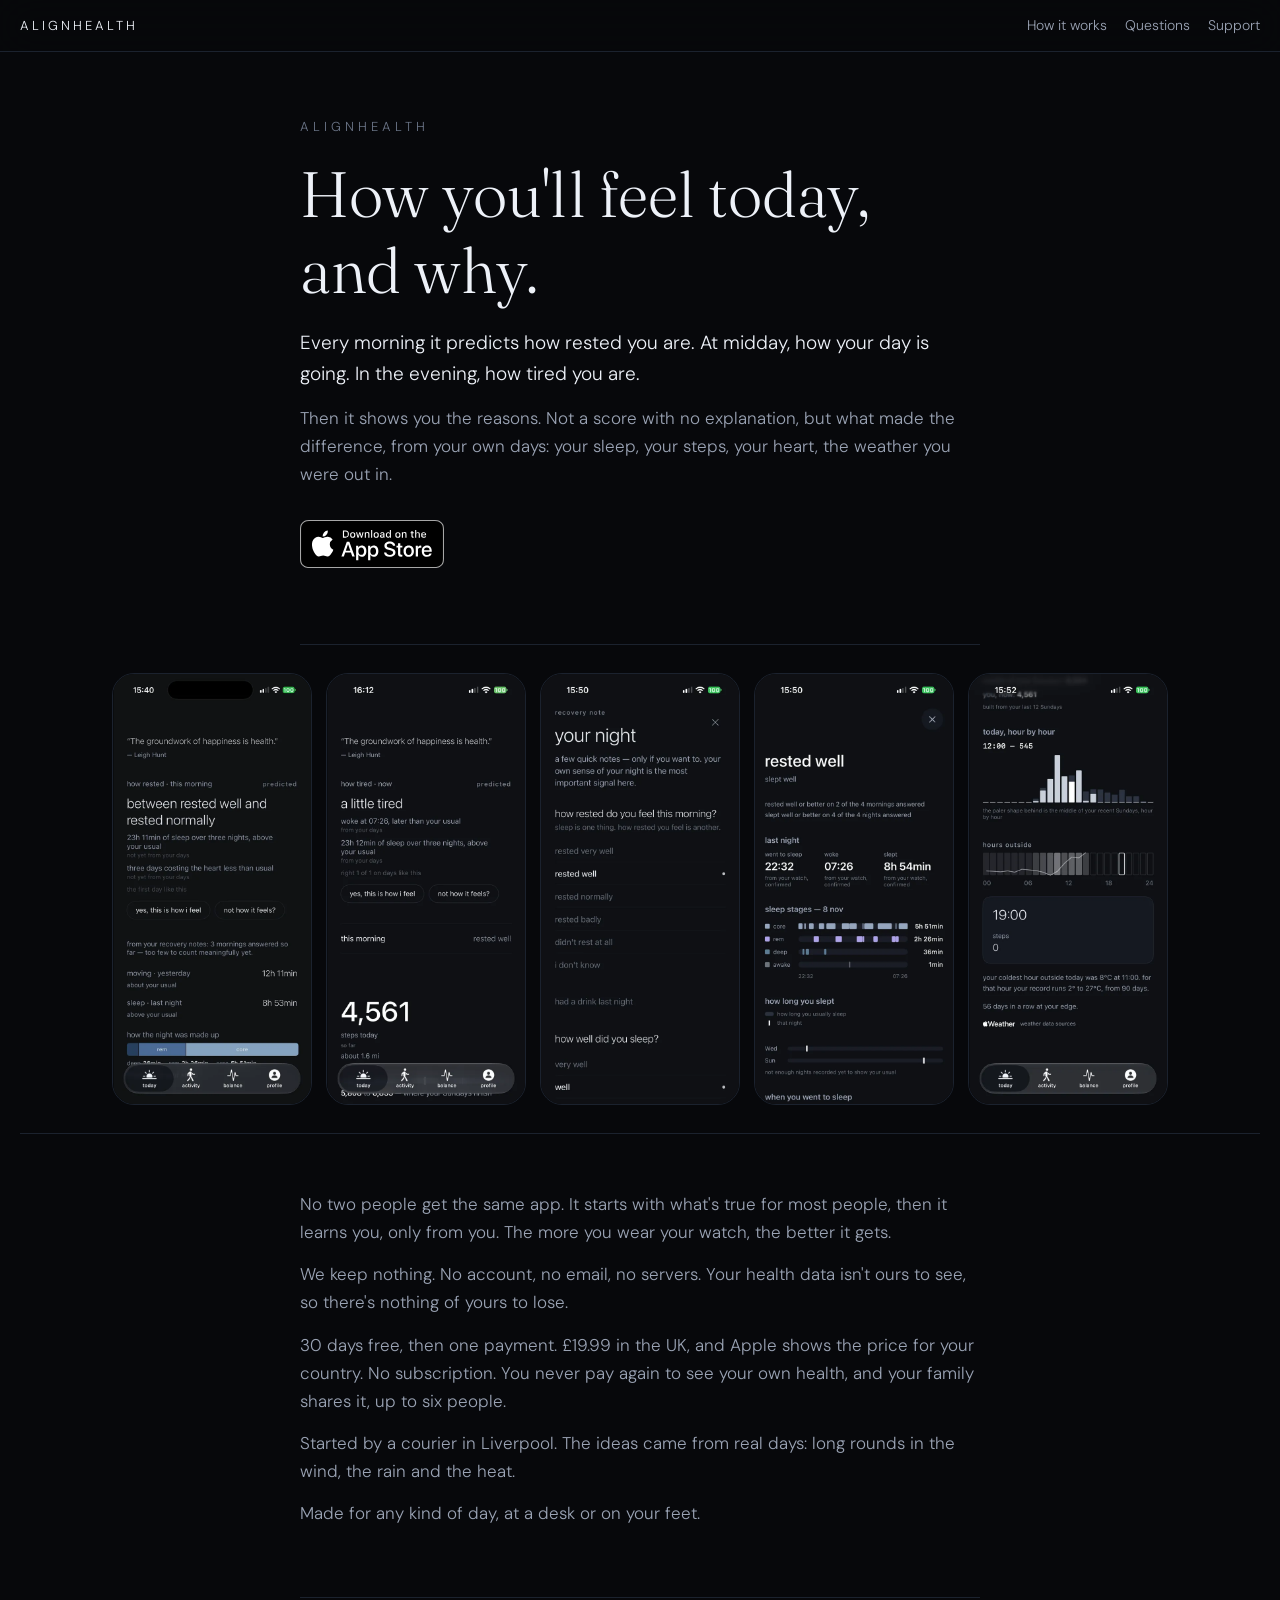
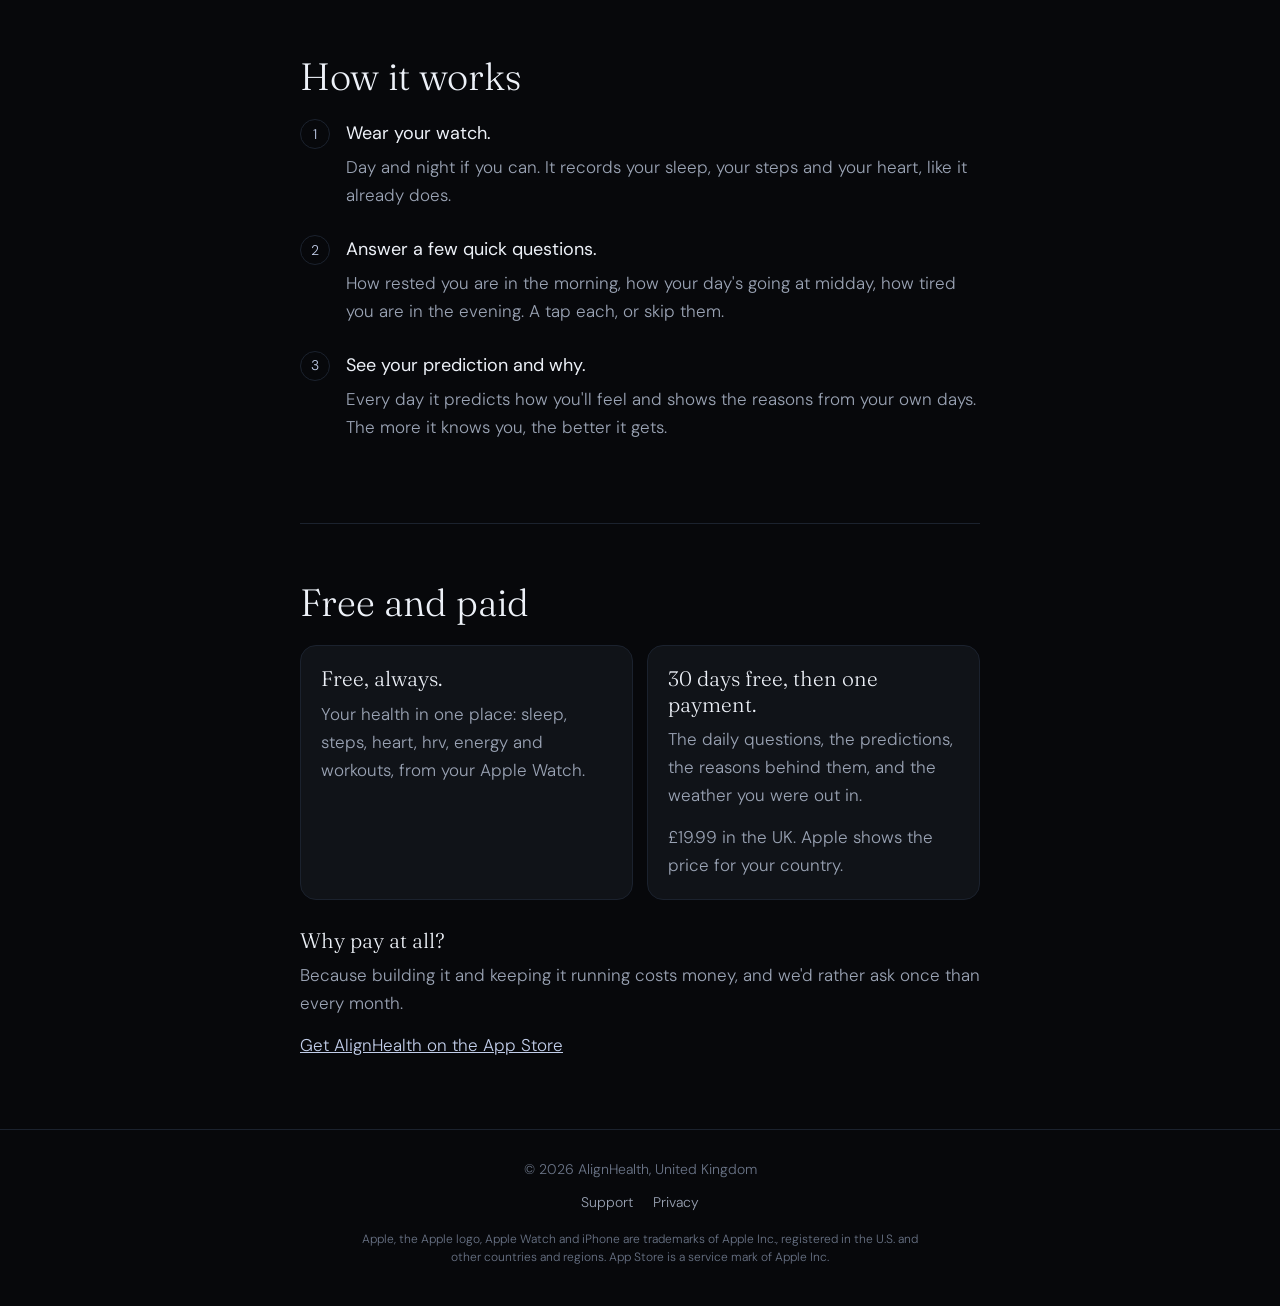
<file: index.html>
<!DOCTYPE html>
<html lang="en">
<head>
<meta charset="UTF-8">
<meta name="viewport" content="width=device-width, initial-scale=1">
<link rel="preconnect" href="https://fonts.googleapis.com">
<link rel="preconnect" href="https://fonts.gstatic.com" crossorigin>
<link href="https://fonts.googleapis.com/css2?family=Fraunces:opsz,wght@9..144,300&family=DM+Sans:wght@300;400&display=swap" rel="stylesheet">
<link rel="stylesheet" href="style.css">
<title>AlignHealth: How you'll feel today, and why</title>
<meta name="description" content="AlignHealth predicts how rested you are each morning, how your day is going at midday and how tired you are in the evening, and shows you the reasons from your own days.">
<link rel="canonical" href="https://alignhealth.app/">
<script type="application/ld+json">
{
 "@context": "https://schema.org",
 "@type": "MobileApplication",
 "name": "AlignHealth",
 "url": "https://alignhealth.app/",
 "description": "Every morning it predicts how rested you are. At midday, how your day is going. In the evening, how tired you are. Then it shows you the reasons.",
 "operatingSystem": "iOS 17.6 or later, with watchOS 10.6 or later",
 "applicationCategory": "HealthApplication",
 "installUrl": "https://apps.apple.com/app/alignhealth-sleep-energy/id6774304582",
 "offers": {
  "@type": "Offer",
  "price": "0",
  "priceCurrency": "GBP",
  "description": "Free to download. 30 days free, then one payment inside the app. £19.99 in the UK, and Apple shows the price for your country. No subscription."
 },
 "publisher": {
  "@type": "Organization",
  "name": "AlignHealth",
  "email": "info@alignhealth.app",
  "address": {
   "@type": "PostalAddress",
   "addressCountry": "GB"
  }
 }
}
</script>
</head>
<body>
<nav>
  <a class="logo" href="index.html">AlignHealth</a>
  <div class="nav-links">
    <a href="index.html#how">How it works</a>
    <a href="questions.html">Questions</a>
    <a href="support.html">Support</a>
  </div>
</nav>
<main>

<section class="hero">
  <p class="brand">AlignHealth</p>
  <h1>How you'll feel today, and why.</h1>
  <p class="lead">Every morning it predicts how rested you are. At midday, how your day is going. In the evening, how tired you are.</p>
  <p>Then it shows you the reasons. Not a score with no explanation, but what made the difference, from your own days: your sleep, your steps, your heart, the weather you were out in.</p>
  <a class="badge" href="https://apps.apple.com/app/alignhealth-sleep-energy/id6774304582"><img src="img/download-on-the-app-store.svg" width="144" height="48" alt="Download on the App Store"></a>
</section>

<section class="gallery" aria-label="Screens from the app">
    <picture>
      <source srcset="img/morning-prediction.webp" type="image/webp">
      <img src="img/morning-prediction.jpg" width="600" height="1304" alt="AlignHealth's Today screen predicting the person will feel between rested well and rested normally this morning, with its reasons" fetchpriority="high" decoding="async">
    </picture>
    <picture>
      <source srcset="img/evening-prediction.webp" type="image/webp">
      <img src="img/evening-prediction.jpg" width="600" height="1304" alt="AlignHealth's Today screen predicting the person will feel a little tired this evening, with its reasons and how often it was right on days like this" loading="lazy" decoding="async">
    </picture>
    <picture>
      <source srcset="img/morning-questions.webp" type="image/webp">
      <img src="img/morning-questions.jpg" width="600" height="1304" alt="The morning questions in AlignHealth: how rested you feel this morning and how well you slept, each with its answers" loading="lazy" decoding="async">
    </picture>
    <picture>
      <source srcset="img/sleep.webp" type="image/webp">
      <img src="img/sleep.jpg" width="600" height="1304" alt="AlignHealth's sleep screen for one night: when you went to sleep and woke, how long you slept, and the night's sleep stages from the watch" loading="lazy" decoding="async">
    </picture>
    <picture>
      <source srcset="img/hours-outside.webp" type="image/webp">
      <img src="img/hours-outside.jpg" width="600" height="1304" alt="AlignHealth's hours outside for one day, hour by hour, with the coldest hour outside and the Apple Weather mark" loading="lazy" decoding="async">
    </picture>
</section>

<section>
  <p>No two people get the same app. It starts with what's true for most people, then it learns you, only from you. The more you wear your watch, the better it gets.</p>
  <p>We keep nothing. No account, no email, no servers. Your health data isn't ours to see, so there's nothing of yours to lose.</p>
  <p>30 days free, then one payment. £19.99 in the UK, and Apple shows the price for your country. No subscription. You never pay again to see your own health, and your family shares it, up to six people.</p>
  <p>Started by a courier in Liverpool. The ideas came from real days: long rounds in the wind, the rain and the heat.</p>
  <p>Made for any kind of day, at a desk or on your feet.</p>
</section>

<section id="how">
  <h2>How it works</h2>
  <ol class="steps">
    <li><strong>Wear your watch.</strong>Day and night if you can. It records your sleep, your steps and your heart, like it already does.</li>
    <li><strong>Answer a few quick questions.</strong>How rested you are in the morning, how your day's going at midday, how tired you are in the evening. A tap each, or skip them.</li>
    <li><strong>See your prediction and why.</strong>Every day it predicts how you'll feel and shows the reasons from your own days. The more it knows you, the better it gets.</li>
  </ol>
</section>

<section id="price">
  <h2>Free and paid</h2>
  <div class="plans">
    <div class="plan">
      <h3>Free, always.</h3>
      <p>Your health in one place: sleep, steps, heart, hrv, energy and workouts, from your Apple Watch.</p>
    </div>
    <div class="plan">
      <h3>30 days free, then one payment.</h3>
      <p>The daily questions, the predictions, the reasons behind them, and the weather you were out in.</p>
      <p>£19.99 in the UK. Apple shows the price for your country.</p>
    </div>
  </div>
  <h3>Why pay at all?</h3>
  <p>Because building it and keeping it running costs money, and we'd rather ask once than every month.</p>
  <p><a href="https://apps.apple.com/app/alignhealth-sleep-energy/id6774304582">Get AlignHealth on the App Store</a></p>
</section>

</main>
<footer>
  <p>&copy; 2026 AlignHealth, United Kingdom</p>
  <a href="support.html">Support</a><a href="privacy.html">Privacy</a>
  <p class="credit">Apple, the Apple logo, Apple Watch and iPhone are trademarks of Apple Inc., registered in the U.S. and other countries and regions. App Store is a service mark of Apple Inc.</p>
</footer>
</body>
</html>
</file>
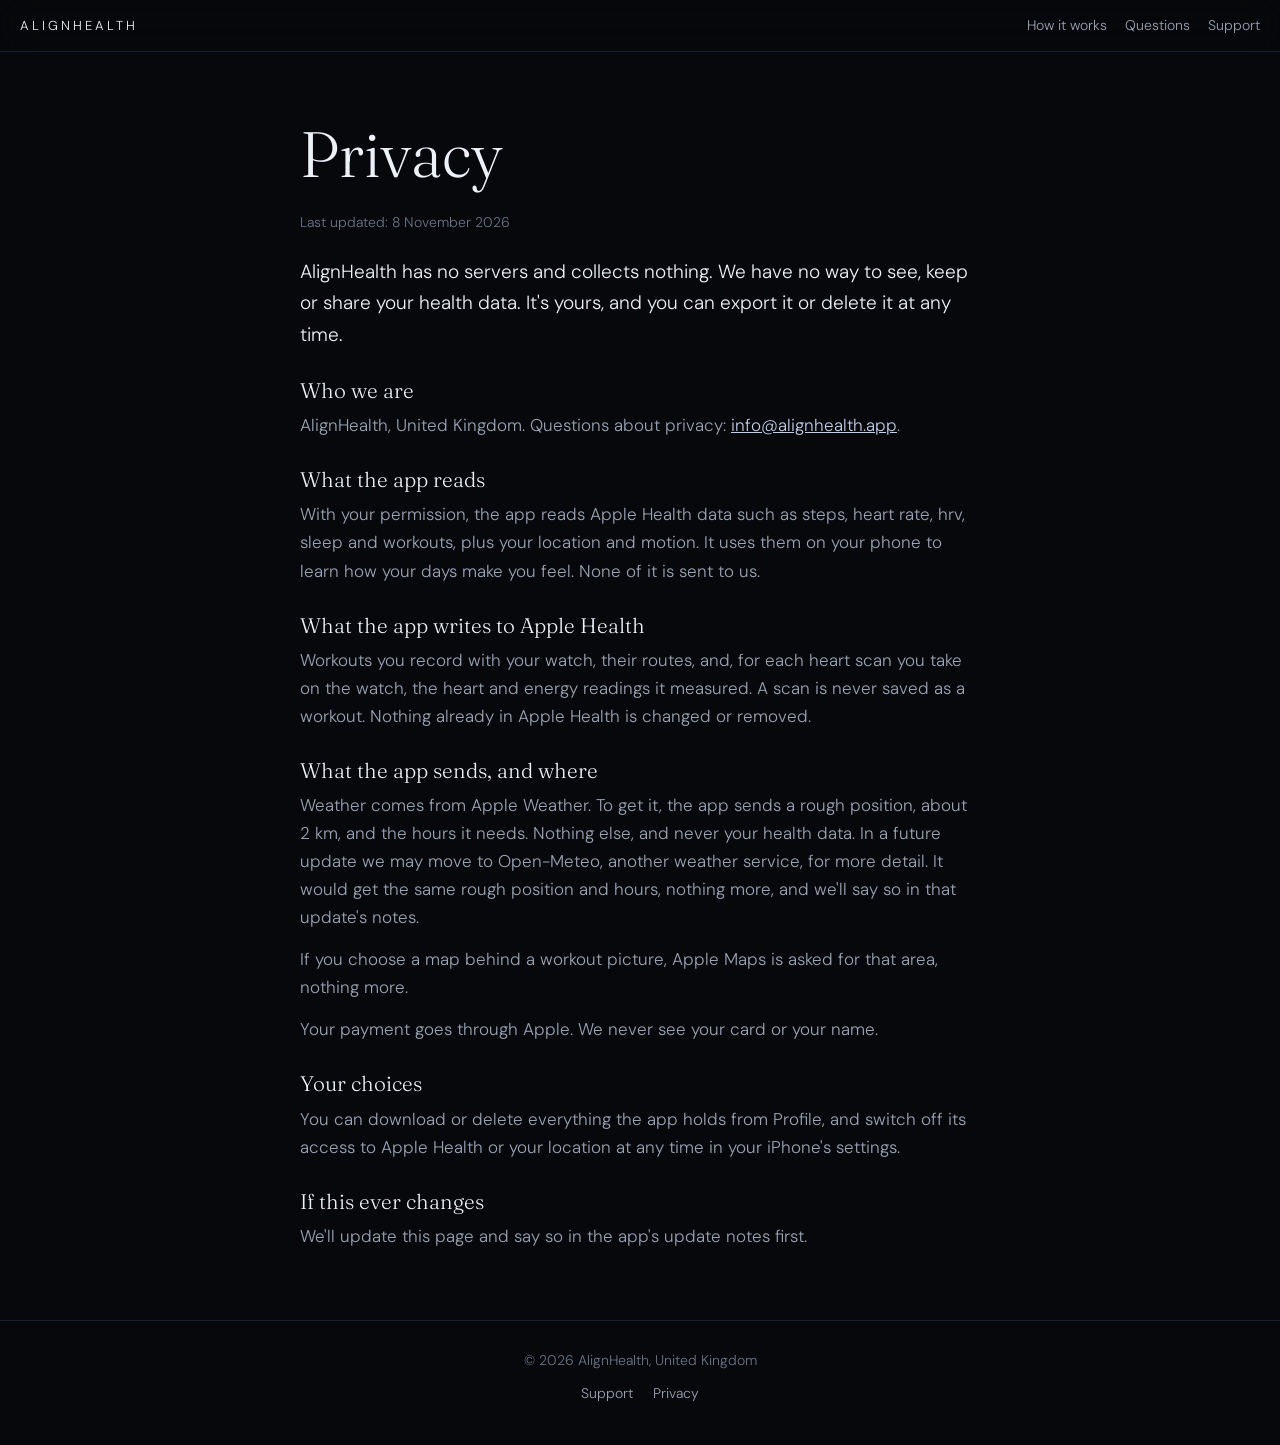
<file: privacy.html>
<!DOCTYPE html>
<html lang="en">
<head>
<meta charset="UTF-8">
<meta name="viewport" content="width=device-width, initial-scale=1">
<link rel="preconnect" href="https://fonts.googleapis.com">
<link rel="preconnect" href="https://fonts.gstatic.com" crossorigin>
<link href="https://fonts.googleapis.com/css2?family=Fraunces:opsz,wght@9..144,300&family=DM+Sans:wght@300;400&display=swap" rel="stylesheet">
<link rel="stylesheet" href="style.css">
<title>AlignHealth privacy</title>
<meta name="description" content="AlignHealth has no servers and collects nothing, and we have no way to see, keep or share your health data.">
<link rel="canonical" href="https://alignhealth.app/privacy.html">
</head>
<body>
<nav>
  <a class="logo" href="index.html">AlignHealth</a>
  <div class="nav-links">
    <a href="index.html#how">How it works</a>
    <a href="questions.html">Questions</a>
    <a href="support.html">Support</a>
  </div>
</nav>
<main>
<section class="hero">
  <h1>Privacy</h1>
  <p class="updated">Last updated: 8 November 2026</p>
  <p class="lead">AlignHealth has no servers and collects nothing. We have no way to see, keep or share your health data. It's yours, and you can export it or delete it at any time.</p>

  <h3>Who we are</h3>
  <p>AlignHealth, United Kingdom. Questions about privacy: <a href="mailto:info@alignhealth.app">info@alignhealth.app</a>.</p>

  <h3>What the app reads</h3>
  <p>With your permission, the app reads Apple Health data such as steps, heart rate, hrv, sleep and workouts, plus your location and motion. It uses them on your phone to learn how your days make you feel. None of it is sent to us.</p>

  <h3>What the app writes to Apple Health</h3>
  <p>Workouts you record with your watch, their routes, and, for each heart scan you take on the watch, the heart and energy readings it measured. A scan is never saved as a workout. Nothing already in Apple Health is changed or removed.</p>

  <h3>What the app sends, and where</h3>
  <p>Weather comes from Apple Weather. To get it, the app sends a rough position, about 2 km, and the hours it needs. Nothing else, and never your health data. In a future update we may move to Open-Meteo, another weather service, for more detail. It would get the same rough position and hours, nothing more, and we'll say so in that update's notes.</p>
  <p>If you choose a map behind a workout picture, Apple Maps is asked for that area, nothing more.</p>
  <p>Your payment goes through Apple. We never see your card or your name.</p>

  <h3>Your choices</h3>
  <p>You can download or delete everything the app holds from Profile, and switch off its access to Apple Health or your location at any time in your iPhone's settings.</p>

  <h3>If this ever changes</h3>
  <p>We'll update this page and say so in the app's update notes first.</p>
</section>
</main>
<footer>
  <p>&copy; 2026 AlignHealth, United Kingdom</p>
  <a href="support.html">Support</a><a href="privacy.html">Privacy</a>
</footer>
</body>
</html>
</file>
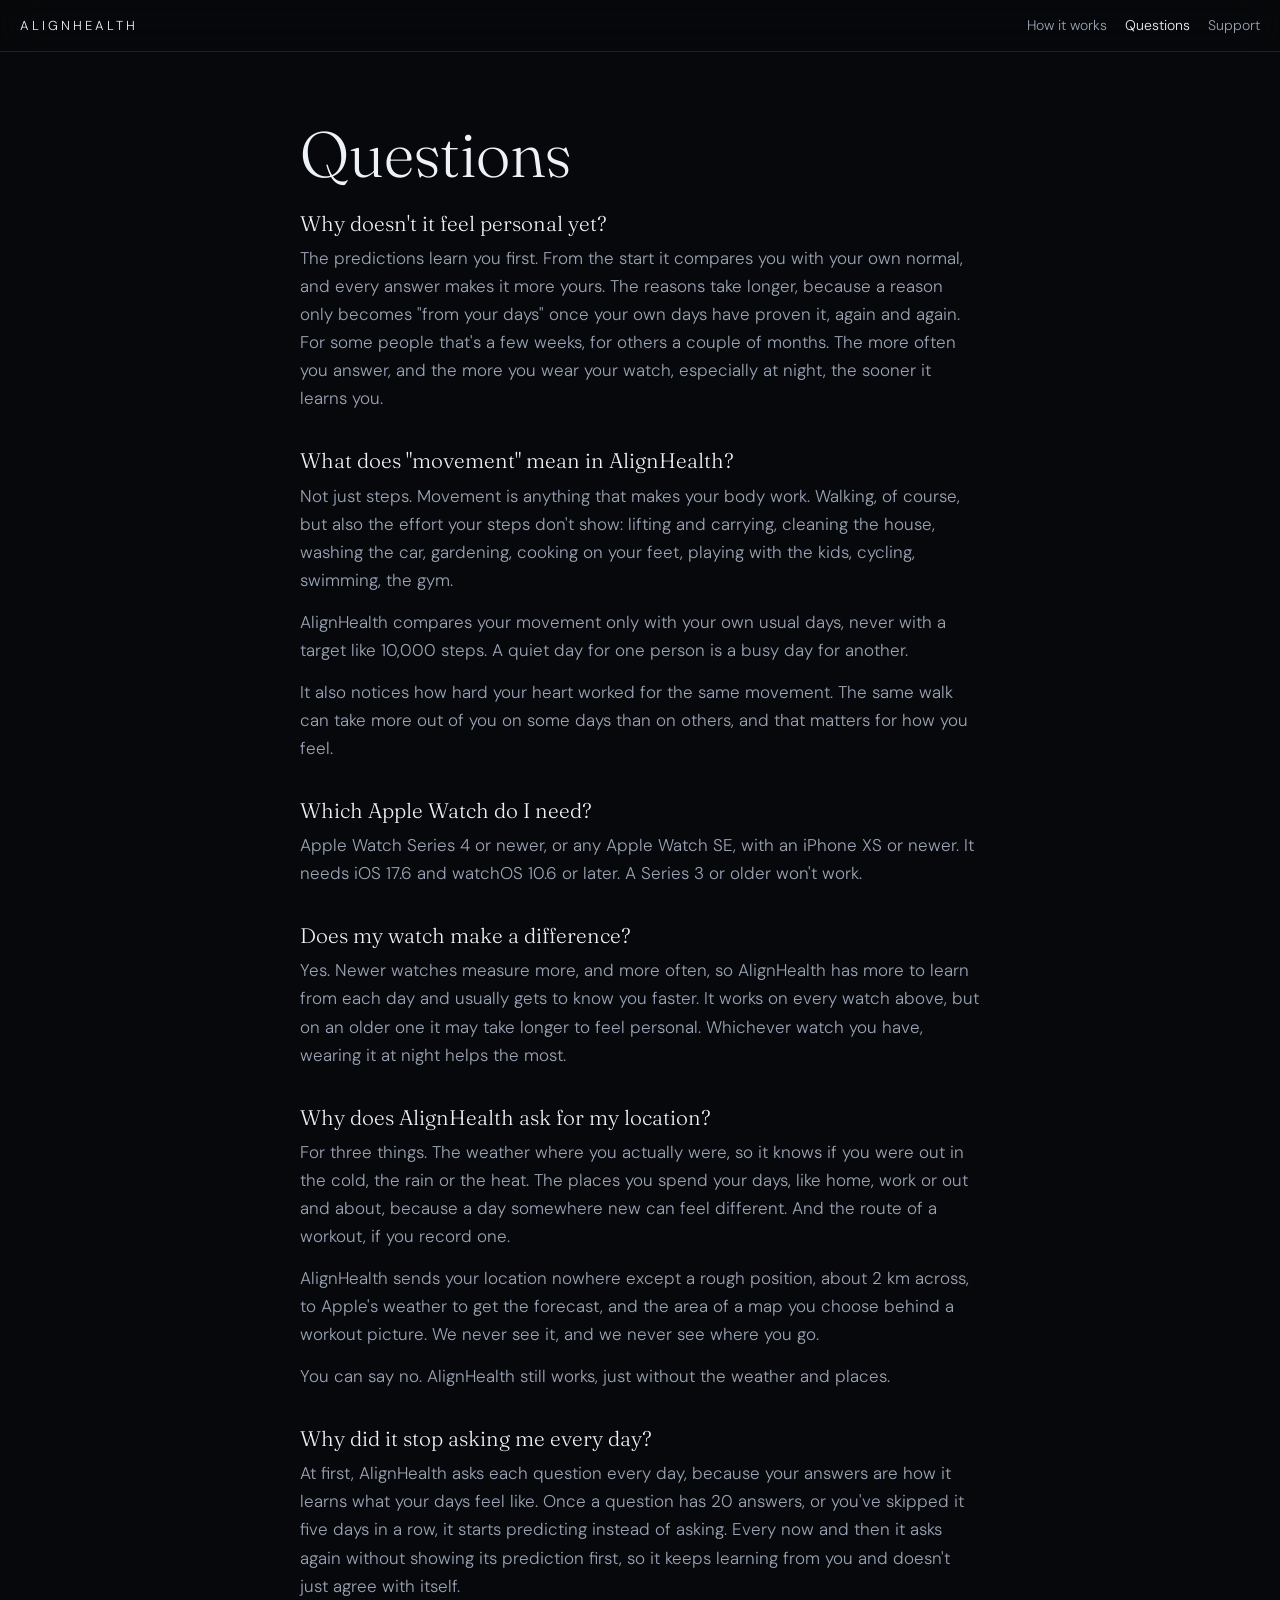
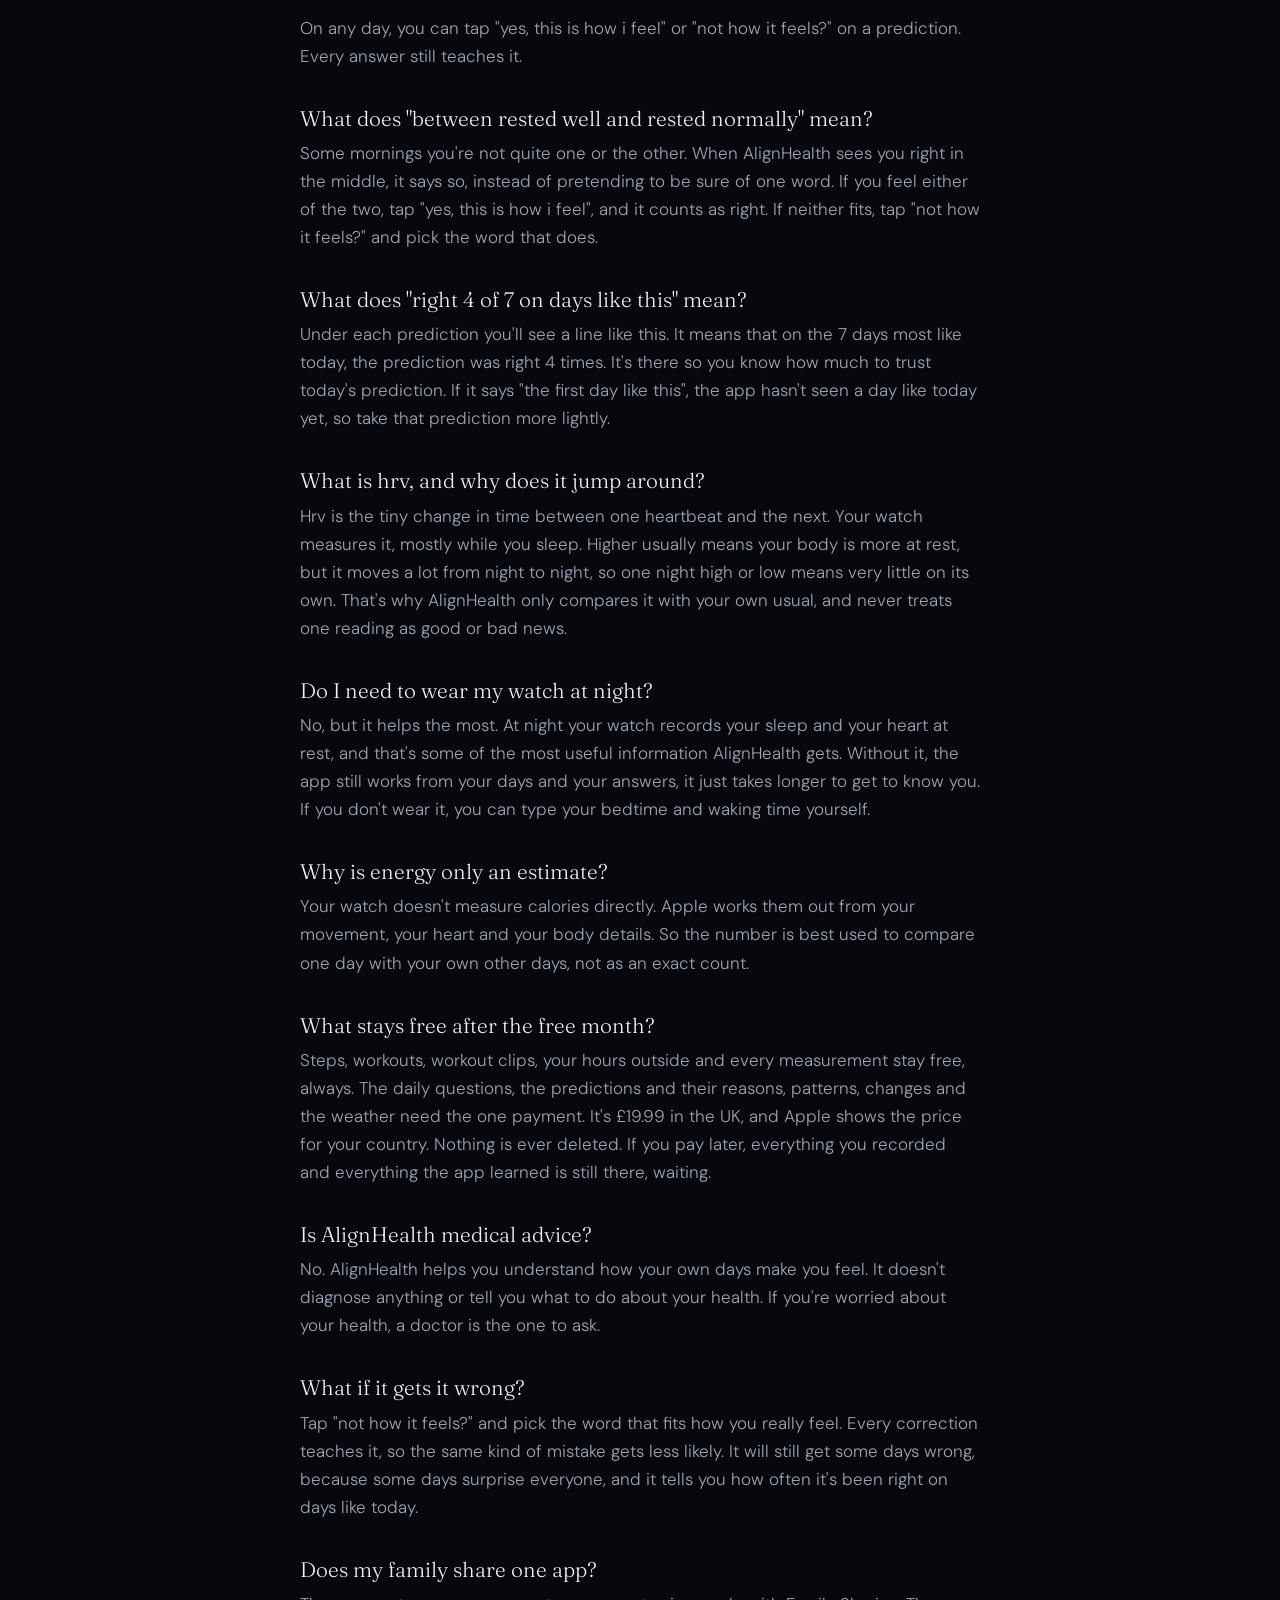
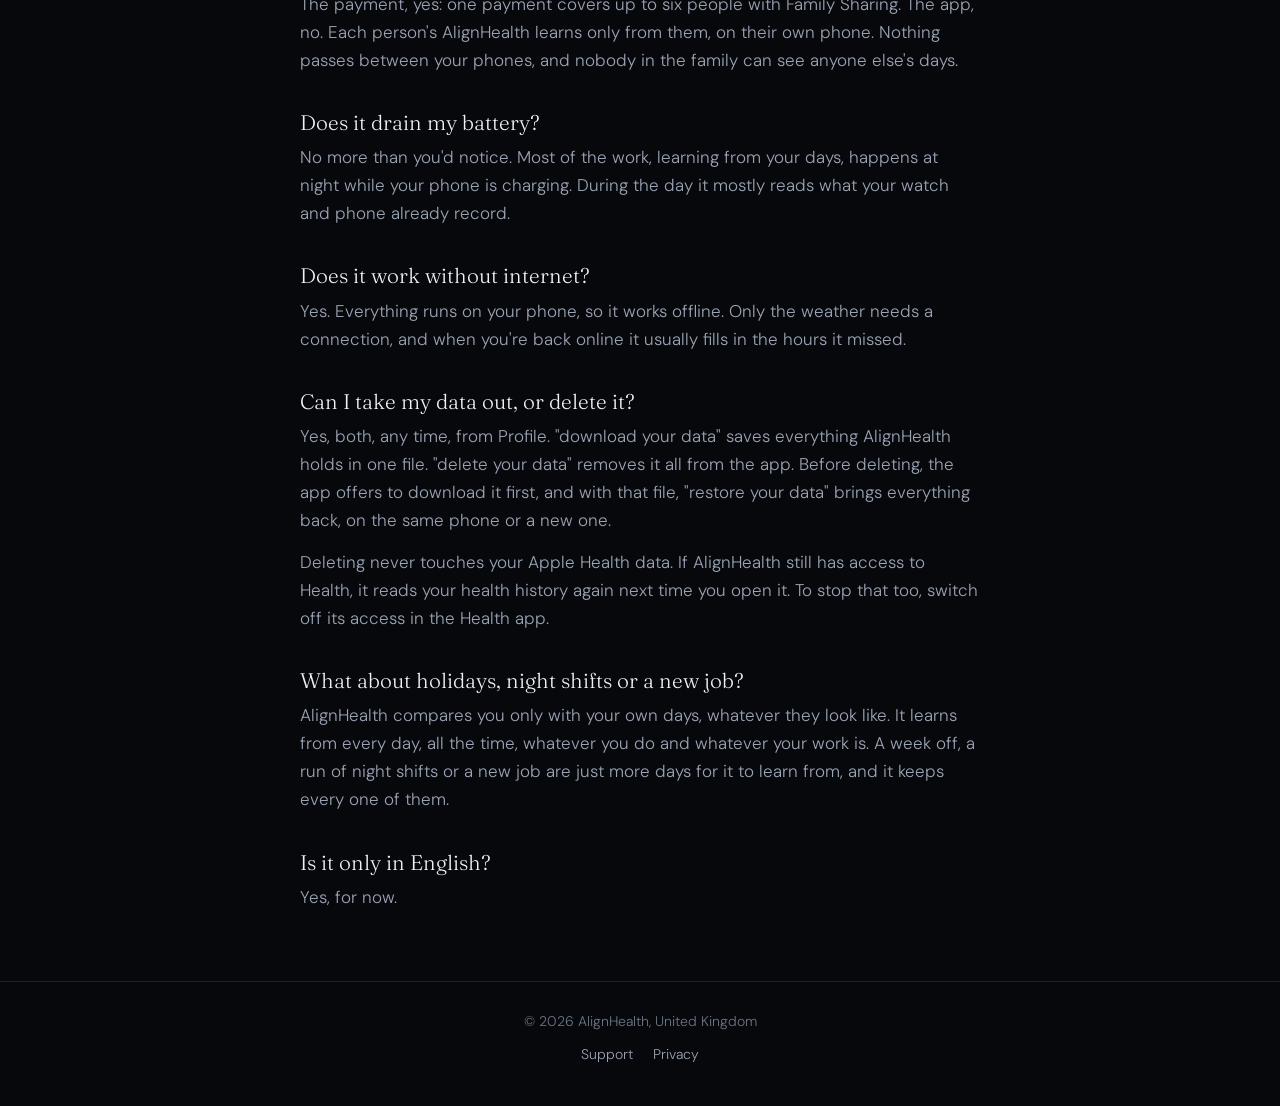
<file: questions.html>
<!DOCTYPE html>
<html lang="en">
<head>
<meta charset="UTF-8">
<meta name="viewport" content="width=device-width, initial-scale=1">
<link rel="preconnect" href="https://fonts.googleapis.com">
<link rel="preconnect" href="https://fonts.gstatic.com" crossorigin>
<link href="https://fonts.googleapis.com/css2?family=Fraunces:opsz,wght@9..144,300&family=DM+Sans:wght@300;400&display=swap" rel="stylesheet">
<link rel="stylesheet" href="style.css">
<title>Questions about AlignHealth</title>
<meta name="description" content="Answers to common questions about AlignHealth: what it predicts, which Apple Watch you need, your location, the free month and the one payment, and your data.">
<link rel="canonical" href="https://alignhealth.app/questions.html">
<script type="application/ld+json">
{
 "@context": "https://schema.org",
 "@type": "FAQPage",
 "mainEntity": [
  {
   "@type": "Question",
   "name": "Why doesn't it feel personal yet?",
   "acceptedAnswer": {
    "@type": "Answer",
    "text": "The predictions learn you first. From the start it compares you with your own normal, and every answer makes it more yours. The reasons take longer, because a reason only becomes \"from your days\" once your own days have proven it, again and again. For some people that's a few weeks, for others a couple of months. The more often you answer, and the more you wear your watch, especially at night, the sooner it learns you."
   }
  },
  {
   "@type": "Question",
   "name": "What does \"movement\" mean in AlignHealth?",
   "acceptedAnswer": {
    "@type": "Answer",
    "text": "Not just steps. Movement is anything that makes your body work. Walking, of course, but also the effort your steps don't show: lifting and carrying, cleaning the house, washing the car, gardening, cooking on your feet, playing with the kids, cycling, swimming, the gym.\n\nAlignHealth compares your movement only with your own usual days, never with a target like 10,000 steps. A quiet day for one person is a busy day for another.\n\nIt also notices how hard your heart worked for the same movement. The same walk can take more out of you on some days than on others, and that matters for how you feel."
   }
  },
  {
   "@type": "Question",
   "name": "Which Apple Watch do I need?",
   "acceptedAnswer": {
    "@type": "Answer",
    "text": "Apple Watch Series 4 or newer, or any Apple Watch SE, with an iPhone XS or newer. It needs iOS 17.6 and watchOS 10.6 or later. A Series 3 or older won't work."
   }
  },
  {
   "@type": "Question",
   "name": "Does my watch make a difference?",
   "acceptedAnswer": {
    "@type": "Answer",
    "text": "Yes. Newer watches measure more, and more often, so AlignHealth has more to learn from each day and usually gets to know you faster. It works on every watch above, but on an older one it may take longer to feel personal. Whichever watch you have, wearing it at night helps the most."
   }
  },
  {
   "@type": "Question",
   "name": "Why does AlignHealth ask for my location?",
   "acceptedAnswer": {
    "@type": "Answer",
    "text": "For three things. The weather where you actually were, so it knows if you were out in the cold, the rain or the heat. The places you spend your days, like home, work or out and about, because a day somewhere new can feel different. And the route of a workout, if you record one.\n\nAlignHealth sends your location nowhere except a rough position, about 2 km across, to Apple's weather to get the forecast, and the area of a map you choose behind a workout picture. We never see it, and we never see where you go.\n\nYou can say no. AlignHealth still works, just without the weather and places."
   }
  },
  {
   "@type": "Question",
   "name": "Why did it stop asking me every day?",
   "acceptedAnswer": {
    "@type": "Answer",
    "text": "At first, AlignHealth asks each question every day, because your answers are how it learns what your days feel like. Once a question has 20 answers, or you've skipped it five days in a row, it starts predicting instead of asking. Every now and then it asks again without showing its prediction first, so it keeps learning from you and doesn't just agree with itself.\n\nOn any day, you can tap \"yes, this is how i feel\" or \"not how it feels?\" on a prediction. Every answer still teaches it."
   }
  },
  {
   "@type": "Question",
   "name": "What does \"between rested well and rested normally\" mean?",
   "acceptedAnswer": {
    "@type": "Answer",
    "text": "Some mornings you're not quite one or the other. When AlignHealth sees you right in the middle, it says so, instead of pretending to be sure of one word. If you feel either of the two, tap \"yes, this is how i feel\", and it counts as right. If neither fits, tap \"not how it feels?\" and pick the word that does."
   }
  },
  {
   "@type": "Question",
   "name": "What does \"right 4 of 7 on days like this\" mean?",
   "acceptedAnswer": {
    "@type": "Answer",
    "text": "Under each prediction you'll see a line like this. It means that on the 7 days most like today, the prediction was right 4 times. It's there so you know how much to trust today's prediction. If it says \"the first day like this\", the app hasn't seen a day like today yet, so take that prediction more lightly."
   }
  },
  {
   "@type": "Question",
   "name": "What is hrv, and why does it jump around?",
   "acceptedAnswer": {
    "@type": "Answer",
    "text": "Hrv is the tiny change in time between one heartbeat and the next. Your watch measures it, mostly while you sleep. Higher usually means your body is more at rest, but it moves a lot from night to night, so one night high or low means very little on its own. That's why AlignHealth only compares it with your own usual, and never treats one reading as good or bad news."
   }
  },
  {
   "@type": "Question",
   "name": "Do I need to wear my watch at night?",
   "acceptedAnswer": {
    "@type": "Answer",
    "text": "No, but it helps the most. At night your watch records your sleep and your heart at rest, and that's some of the most useful information AlignHealth gets. Without it, the app still works from your days and your answers, it just takes longer to get to know you. If you don't wear it, you can type your bedtime and waking time yourself."
   }
  },
  {
   "@type": "Question",
   "name": "Why is energy only an estimate?",
   "acceptedAnswer": {
    "@type": "Answer",
    "text": "Your watch doesn't measure calories directly. Apple works them out from your movement, your heart and your body details. So the number is best used to compare one day with your own other days, not as an exact count."
   }
  },
  {
   "@type": "Question",
   "name": "What stays free after the free month?",
   "acceptedAnswer": {
    "@type": "Answer",
    "text": "Steps, workouts, workout clips, your hours outside and every measurement stay free, always. The daily questions, the predictions and their reasons, patterns, changes and the weather need the one payment. It's £19.99 in the UK, and Apple shows the price for your country. Nothing is ever deleted. If you pay later, everything you recorded and everything the app learned is still there, waiting."
   }
  },
  {
   "@type": "Question",
   "name": "Is AlignHealth medical advice?",
   "acceptedAnswer": {
    "@type": "Answer",
    "text": "No. AlignHealth helps you understand how your own days make you feel. It doesn't diagnose anything or tell you what to do about your health. If you're worried about your health, a doctor is the one to ask."
   }
  },
  {
   "@type": "Question",
   "name": "What if it gets it wrong?",
   "acceptedAnswer": {
    "@type": "Answer",
    "text": "Tap \"not how it feels?\" and pick the word that fits how you really feel. Every correction teaches it, so the same kind of mistake gets less likely. It will still get some days wrong, because some days surprise everyone, and it tells you how often it's been right on days like today."
   }
  },
  {
   "@type": "Question",
   "name": "Does my family share one app?",
   "acceptedAnswer": {
    "@type": "Answer",
    "text": "The payment, yes: one payment covers up to six people with Family Sharing. The app, no. Each person's AlignHealth learns only from them, on their own phone. Nothing passes between your phones, and nobody in the family can see anyone else's days."
   }
  },
  {
   "@type": "Question",
   "name": "Does it drain my battery?",
   "acceptedAnswer": {
    "@type": "Answer",
    "text": "No more than you'd notice. Most of the work, learning from your days, happens at night while your phone is charging. During the day it mostly reads what your watch and phone already record."
   }
  },
  {
   "@type": "Question",
   "name": "Does it work without internet?",
   "acceptedAnswer": {
    "@type": "Answer",
    "text": "Yes. Everything runs on your phone, so it works offline. Only the weather needs a connection, and when you're back online it usually fills in the hours it missed."
   }
  },
  {
   "@type": "Question",
   "name": "Can I take my data out, or delete it?",
   "acceptedAnswer": {
    "@type": "Answer",
    "text": "Yes, both, any time, from Profile. \"download your data\" saves everything AlignHealth holds in one file. \"delete your data\" removes it all from the app. Before deleting, the app offers to download it first, and with that file, \"restore your data\" brings everything back, on the same phone or a new one.\n\nDeleting never touches your Apple Health data. If AlignHealth still has access to Health, it reads your health history again next time you open it. To stop that too, switch off its access in the Health app."
   }
  },
  {
   "@type": "Question",
   "name": "What about holidays, night shifts or a new job?",
   "acceptedAnswer": {
    "@type": "Answer",
    "text": "AlignHealth compares you only with your own days, whatever they look like. It learns from every day, all the time, whatever you do and whatever your work is. A week off, a run of night shifts or a new job are just more days for it to learn from, and it keeps every one of them."
   }
  },
  {
   "@type": "Question",
   "name": "Is it only in English?",
   "acceptedAnswer": {
    "@type": "Answer",
    "text": "Yes, for now."
   }
  }
 ]
}
</script>
</head>
<body>
<nav>
  <a class="logo" href="index.html">AlignHealth</a>
  <div class="nav-links">
    <a href="index.html#how">How it works</a>
    <a href="questions.html" aria-current="page">Questions</a>
    <a href="support.html">Support</a>
  </div>
</nav>
<main>
<section class="hero faq">
  <h1>Questions</h1>
  <h3>Why doesn't it feel personal yet?</h3>
  <p>The predictions learn you first. From the start it compares you with your own normal, and every answer makes it more yours. The reasons take longer, because a reason only becomes "from your days" once your own days have proven it, again and again. For some people that's a few weeks, for others a couple of months. The more often you answer, and the more you wear your watch, especially at night, the sooner it learns you.</p>
  <h3>What does "movement" mean in AlignHealth?</h3>
  <p>Not just steps. Movement is anything that makes your body work. Walking, of course, but also the effort your steps don't show: lifting and carrying, cleaning the house, washing the car, gardening, cooking on your feet, playing with the kids, cycling, swimming, the gym.</p>
  <p>AlignHealth compares your movement only with your own usual days, never with a target like 10,000 steps. A quiet day for one person is a busy day for another.</p>
  <p>It also notices how hard your heart worked for the same movement. The same walk can take more out of you on some days than on others, and that matters for how you feel.</p>
  <h3>Which Apple Watch do I need?</h3>
  <p>Apple Watch Series 4 or newer, or any Apple Watch SE, with an iPhone XS or newer. It needs iOS 17.6 and watchOS 10.6 or later. A Series 3 or older won't work.</p>
  <h3>Does my watch make a difference?</h3>
  <p>Yes. Newer watches measure more, and more often, so AlignHealth has more to learn from each day and usually gets to know you faster. It works on every watch above, but on an older one it may take longer to feel personal. Whichever watch you have, wearing it at night helps the most.</p>
  <h3>Why does AlignHealth ask for my location?</h3>
  <p>For three things. The weather where you actually were, so it knows if you were out in the cold, the rain or the heat. The places you spend your days, like home, work or out and about, because a day somewhere new can feel different. And the route of a workout, if you record one.</p>
  <p>AlignHealth sends your location nowhere except a rough position, about 2 km across, to Apple's weather to get the forecast, and the area of a map you choose behind a workout picture. We never see it, and we never see where you go.</p>
  <p>You can say no. AlignHealth still works, just without the weather and places.</p>
  <h3>Why did it stop asking me every day?</h3>
  <p>At first, AlignHealth asks each question every day, because your answers are how it learns what your days feel like. Once a question has 20 answers, or you've skipped it five days in a row, it starts predicting instead of asking. Every now and then it asks again without showing its prediction first, so it keeps learning from you and doesn't just agree with itself.</p>
  <p>On any day, you can tap "yes, this is how i feel" or "not how it feels?" on a prediction. Every answer still teaches it.</p>
  <h3>What does "between rested well and rested normally" mean?</h3>
  <p>Some mornings you're not quite one or the other. When AlignHealth sees you right in the middle, it says so, instead of pretending to be sure of one word. If you feel either of the two, tap "yes, this is how i feel", and it counts as right. If neither fits, tap "not how it feels?" and pick the word that does.</p>
  <h3>What does "right 4 of 7 on days like this" mean?</h3>
  <p>Under each prediction you'll see a line like this. It means that on the 7 days most like today, the prediction was right 4 times. It's there so you know how much to trust today's prediction. If it says "the first day like this", the app hasn't seen a day like today yet, so take that prediction more lightly.</p>
  <h3>What is hrv, and why does it jump around?</h3>
  <p>Hrv is the tiny change in time between one heartbeat and the next. Your watch measures it, mostly while you sleep. Higher usually means your body is more at rest, but it moves a lot from night to night, so one night high or low means very little on its own. That's why AlignHealth only compares it with your own usual, and never treats one reading as good or bad news.</p>
  <h3>Do I need to wear my watch at night?</h3>
  <p>No, but it helps the most. At night your watch records your sleep and your heart at rest, and that's some of the most useful information AlignHealth gets. Without it, the app still works from your days and your answers, it just takes longer to get to know you. If you don't wear it, you can type your bedtime and waking time yourself.</p>
  <h3>Why is energy only an estimate?</h3>
  <p>Your watch doesn't measure calories directly. Apple works them out from your movement, your heart and your body details. So the number is best used to compare one day with your own other days, not as an exact count.</p>
  <h3>What stays free after the free month?</h3>
  <p>Steps, workouts, workout clips, your hours outside and every measurement stay free, always. The daily questions, the predictions and their reasons, patterns, changes and the weather need the one payment. It's £19.99 in the UK, and Apple shows the price for your country. Nothing is ever deleted. If you pay later, everything you recorded and everything the app learned is still there, waiting.</p>
  <h3>Is AlignHealth medical advice?</h3>
  <p>No. AlignHealth helps you understand how your own days make you feel. It doesn't diagnose anything or tell you what to do about your health. If you're worried about your health, a doctor is the one to ask.</p>
  <h3>What if it gets it wrong?</h3>
  <p>Tap "not how it feels?" and pick the word that fits how you really feel. Every correction teaches it, so the same kind of mistake gets less likely. It will still get some days wrong, because some days surprise everyone, and it tells you how often it's been right on days like today.</p>
  <h3>Does my family share one app?</h3>
  <p>The payment, yes: one payment covers up to six people with Family Sharing. The app, no. Each person's AlignHealth learns only from them, on their own phone. Nothing passes between your phones, and nobody in the family can see anyone else's days.</p>
  <h3>Does it drain my battery?</h3>
  <p>No more than you'd notice. Most of the work, learning from your days, happens at night while your phone is charging. During the day it mostly reads what your watch and phone already record.</p>
  <h3>Does it work without internet?</h3>
  <p>Yes. Everything runs on your phone, so it works offline. Only the weather needs a connection, and when you're back online it usually fills in the hours it missed.</p>
  <h3>Can I take my data out, or delete it?</h3>
  <p>Yes, both, any time, from Profile. "download your data" saves everything AlignHealth holds in one file. "delete your data" removes it all from the app. Before deleting, the app offers to download it first, and with that file, "restore your data" brings everything back, on the same phone or a new one.</p>
  <p>Deleting never touches your Apple Health data. If AlignHealth still has access to Health, it reads your health history again next time you open it. To stop that too, switch off its access in the Health app.</p>
  <h3>What about holidays, night shifts or a new job?</h3>
  <p>AlignHealth compares you only with your own days, whatever they look like. It learns from every day, all the time, whatever you do and whatever your work is. A week off, a run of night shifts or a new job are just more days for it to learn from, and it keeps every one of them.</p>
  <h3>Is it only in English?</h3>
  <p>Yes, for now.</p>
</section>
</main>
<footer>
  <p>&copy; 2026 AlignHealth, United Kingdom</p>
  <a href="support.html">Support</a><a href="privacy.html">Privacy</a>
</footer>
</body>
</html>
</file>
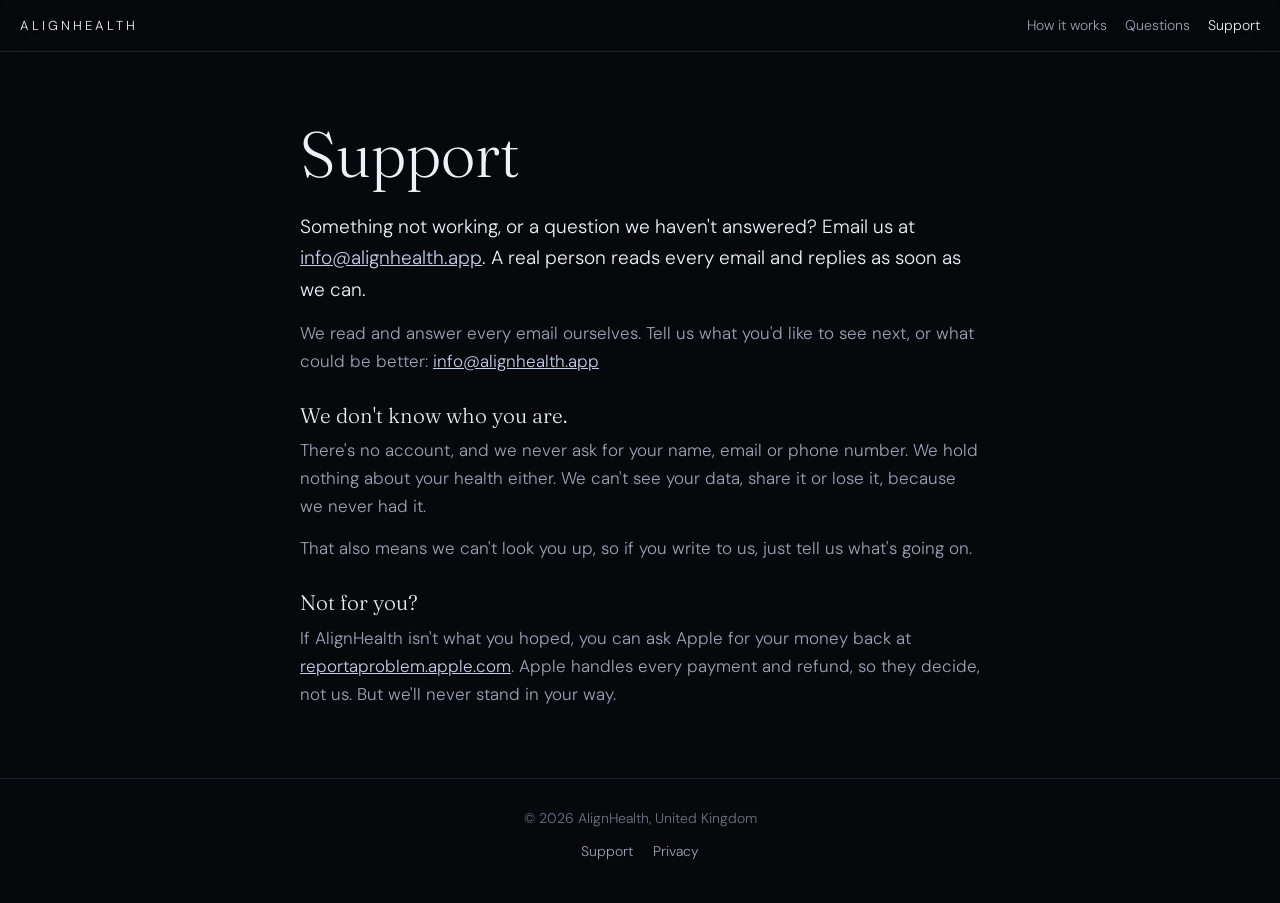
<file: support.html>
<!DOCTYPE html>
<html lang="en">
<head>
<meta charset="UTF-8">
<meta name="viewport" content="width=device-width, initial-scale=1">
<link rel="preconnect" href="https://fonts.googleapis.com">
<link rel="preconnect" href="https://fonts.gstatic.com" crossorigin>
<link href="https://fonts.googleapis.com/css2?family=Fraunces:opsz,wght@9..144,300&family=DM+Sans:wght@300;400&display=swap" rel="stylesheet">
<link rel="stylesheet" href="style.css">
<title>AlignHealth support</title>
<meta name="description" content="For help with AlignHealth, email info@alignhealth.app, where a real person reads every email and replies as soon as we can.">
<link rel="canonical" href="https://alignhealth.app/support.html">
</head>
<body>
<nav>
  <a class="logo" href="index.html">AlignHealth</a>
  <div class="nav-links">
    <a href="index.html#how">How it works</a>
    <a href="questions.html">Questions</a>
    <a href="support.html" aria-current="page">Support</a>
  </div>
</nav>
<main>
<section class="hero">
  <h1>Support</h1>
  <p class="lead">Something not working, or a question we haven't answered? Email us at <a href="mailto:info@alignhealth.app">info@alignhealth.app</a>. A real person reads every email and replies as soon as we can.</p>
  <p>We read and answer every email ourselves. Tell us what you'd like to see next, or what could be better: <a href="mailto:info@alignhealth.app">info@alignhealth.app</a></p>

  <h3>We don't know who you are.</h3>
  <p>There's no account, and we never ask for your name, email or phone number. We hold nothing about your health either. We can't see your data, share it or lose it, because we never had it.</p>
  <p>That also means we can't look you up, so if you write to us, just tell us what's going on.</p>

  <h3>Not for you?</h3>
  <p>If AlignHealth isn't what you hoped, you can ask Apple for your money back at <a href="https://reportaproblem.apple.com">reportaproblem.apple.com</a>. Apple handles every payment and refund, so they decide, not us. But we'll never stand in your way.</p>
</section>
</main>
<footer>
  <p>&copy; 2026 AlignHealth, United Kingdom</p>
  <a href="support.html">Support</a><a href="privacy.html">Privacy</a>
</footer>
</body>
</html>
</file>
<file: style.css>
*, *::before, *::after { box-sizing: border-box; margin: 0; padding: 0; }
:root {
  --bg: #07080B;
  --bg2: #0C0E13;
  --surface: #101318;
  --line: #1B222E;
  --text: #EDF1F8;
  --muted: #9AA3B4;
  --quiet: #6B7588;
  --accent: #C2CEEA;
}
html { scroll-behavior: smooth; -webkit-text-size-adjust: 100%; }
body {
  background: var(--bg);
  color: var(--text);
  font-family: 'DM Sans', system-ui, -apple-system, sans-serif;
  font-weight: 300;
  font-size: 17px;
  line-height: 1.65;
  -webkit-font-smoothing: antialiased;
}
a { color: var(--accent); }
img { max-width: 100%; display: block; }

/* nav */
nav {
  position: sticky; top: 0; z-index: 10;
  display: flex; justify-content: space-between; align-items: center; gap: 16px;
  padding: 14px 20px;
  background: rgba(7,8,11,0.88);
  backdrop-filter: blur(20px); -webkit-backdrop-filter: blur(20px);
  border-bottom: 1px solid var(--line);
}
.logo { color: var(--text); text-decoration: none; font-size: 13px; letter-spacing: 3px; text-transform: uppercase; }
.nav-links { display: flex; gap: 18px; flex-wrap: wrap; justify-content: flex-end; }
.nav-links a { color: var(--muted); text-decoration: none; font-size: 14px; }
.nav-links a:hover, .nav-links a[aria-current="page"] { color: var(--text); }

/* layout */
main { max-width: 720px; margin: 0 auto; padding: 0 20px; }
section { padding: 56px 0; border-bottom: 1px solid var(--line); }
section:last-child { border-bottom: 0; }
h1, h2, h3 { font-family: 'Fraunces', Georgia, serif; font-weight: 300; line-height: 1.2; }
h1 { font-size: clamp(38px, 9vw, 64px); margin-bottom: 18px; }
h2 { font-size: clamp(28px, 6vw, 38px); margin-bottom: 20px; }
h3 { font-size: 21px; margin: 28px 0 8px; color: var(--text); }
p { color: var(--muted); margin-bottom: 14px; }
p strong, li strong { color: var(--text); font-weight: 400; }
.brand { font-size: 13px; letter-spacing: 4px; text-transform: uppercase; color: var(--quiet); margin-bottom: 18px; }
.lead { font-size: 19px; color: var(--text); }

/* hero */
.hero { padding-top: 64px; }

/* Apple's App Store badge: Apple's own artwork, unchanged. 48px high (Apple's
   least onscreen is 40px), with at least a quarter of its height, 12px, clear
   on every side. One badge on the page, as Apple's rules ask. */
.badge { display: inline-block; margin: 18px 0 12px; line-height: 0; }
.badge img { height: 48px; width: auto; }

/* screenshot places */
.shots { display: grid; grid-template-columns: repeat(2, 1fr); gap: 14px; margin: 28px 0 8px; }
.shot {
  aspect-ratio: 9 / 19.5; border: 1px dashed var(--quiet); border-radius: 22px;
  display: flex; align-items: center; justify-content: center; text-align: center;
  color: var(--quiet); font-size: 13px; padding: 12px; background: var(--bg2);
}
@media (min-width: 640px) { .shots { grid-template-columns: repeat(4, 1fr); } }

/* steps */
ol.steps { list-style: none; counter-reset: step; }
ol.steps li { counter-increment: step; position: relative; padding-left: 46px; margin-bottom: 26px; color: var(--muted); }
ol.steps li::before {
  content: counter(step); position: absolute; left: 0; top: 0;
  width: 30px; height: 30px; border-radius: 50%; border: 1px solid var(--line);
  display: flex; align-items: center; justify-content: center; font-size: 14px; color: var(--accent);
}
ol.steps li strong { display: block; margin-bottom: 4px; font-size: 18px; }

/* plans */
.plans { display: grid; gap: 14px; margin-bottom: 20px; }
.plan { border: 1px solid var(--line); border-radius: 16px; padding: 20px; background: var(--surface); }
.plan h3 { margin-top: 0; }
.plan p:last-child { margin-bottom: 0; }
@media (min-width: 640px) { .plans { grid-template-columns: 1fr 1fr; } }

/* questions */
.faq h3 { margin-top: 36px; }
.faq h3:first-of-type { margin-top: 0; }

/* footer */
footer { border-top: 1px solid var(--line); padding: 28px 20px 40px; text-align: center; color: var(--quiet); font-size: 14px; }
footer a { color: var(--muted); text-decoration: none; margin: 0 10px; }
footer a:hover { color: var(--text); }
footer p { color: var(--quiet); margin: 0 0 10px; }
footer p.credit { max-width: 560px; margin: 16px auto 0; font-size: 12px; line-height: 1.5; }
.updated { font-size: 14px; color: var(--quiet); margin-bottom: 22px; }

/* the app's screens: a sideways row on a phone, wrapping on a wide screen */
.gallery {
  display: flex; gap: 14px;
  overflow-x: auto; scroll-snap-type: x mandatory; -webkit-overflow-scrolling: touch;
  margin: 0 -20px; padding: 28px 0;
  border-bottom: 1px solid var(--line);
}
.gallery picture { flex: 0 0 auto; scroll-snap-align: start; scroll-margin-left: 20px; }
.gallery picture:first-child { margin-left: 20px; }
.gallery picture:last-child { margin-right: 20px; }
.gallery img {
  width: min(62vw, 240px); height: auto; border-radius: 22px;
  border: 1px solid var(--line); background: var(--bg2);
}
@media (min-width: 860px) {
  .gallery { flex-wrap: wrap; justify-content: center; overflow-x: visible; margin: 0 calc(50% - 50vw + 20px); }
  .gallery img { width: 200px; }
  .gallery picture:first-child, .gallery picture:last-child { margin: 0; }
}
</file>
